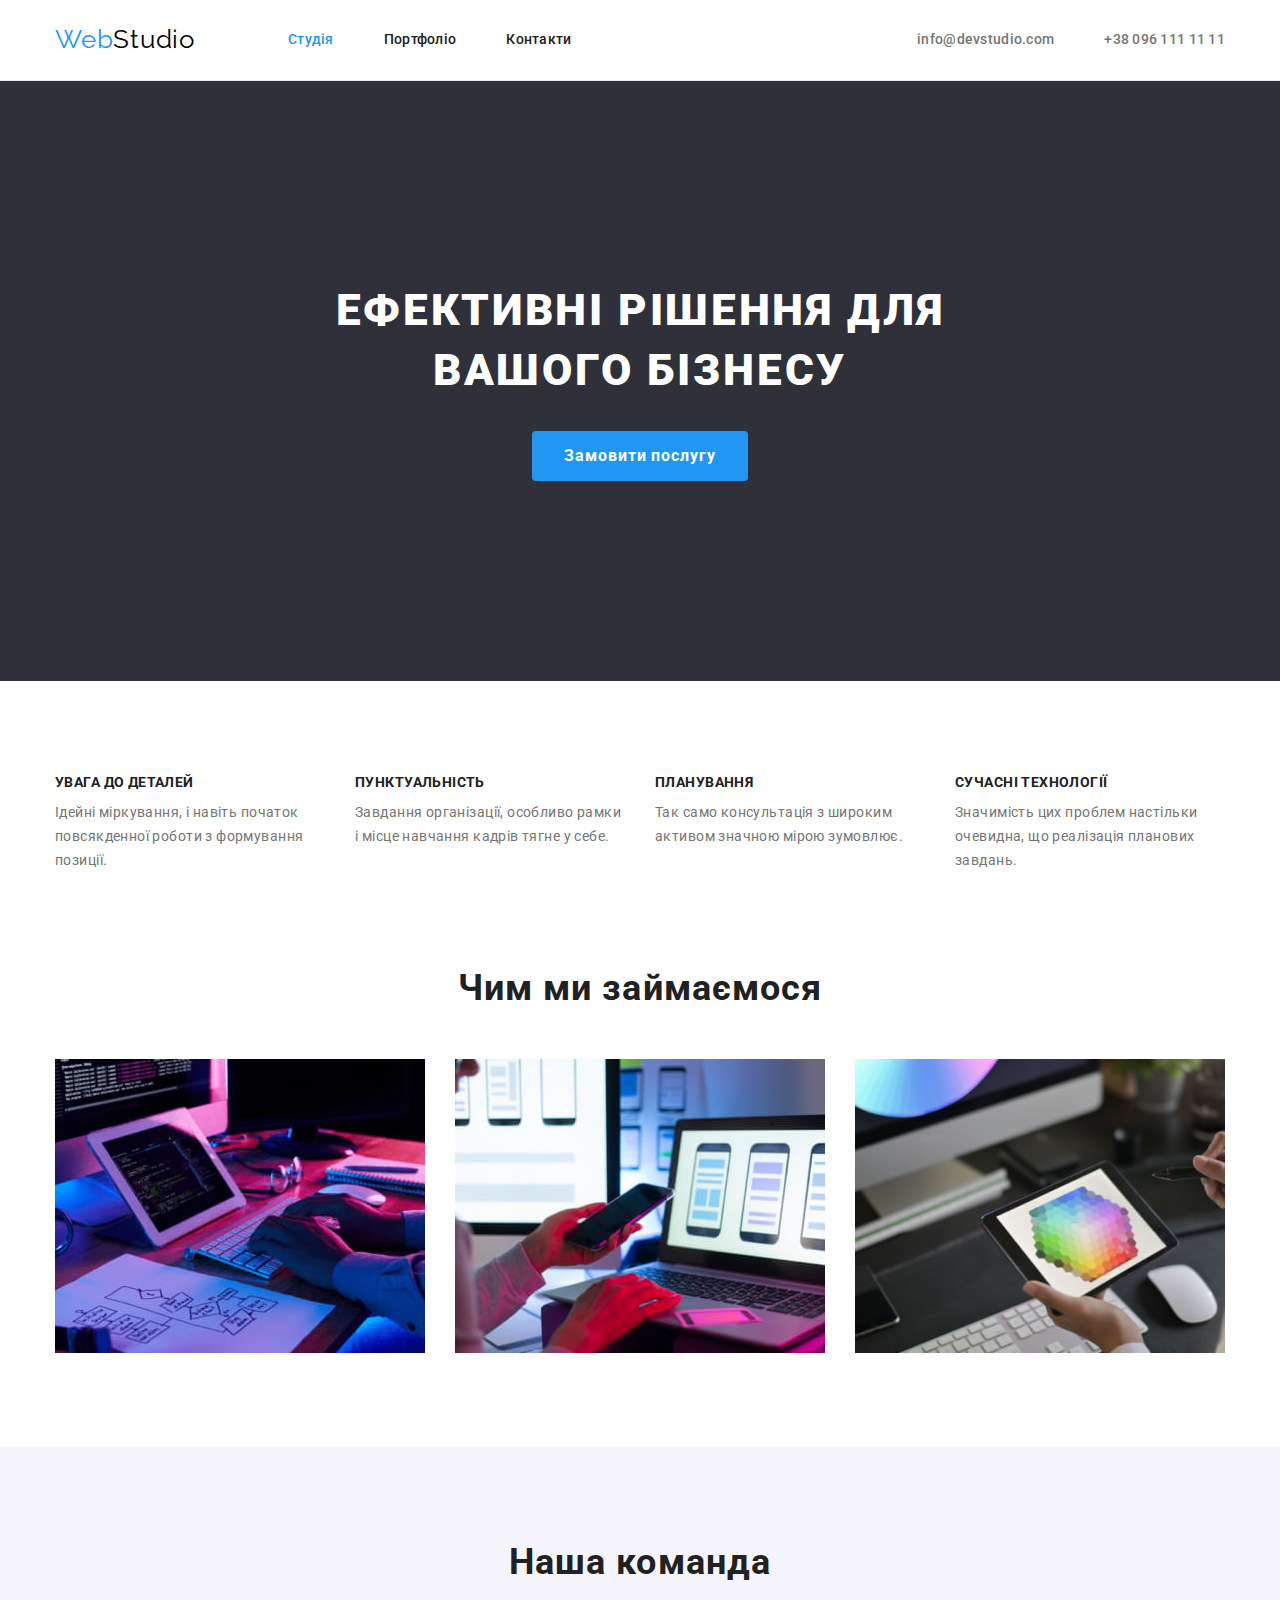
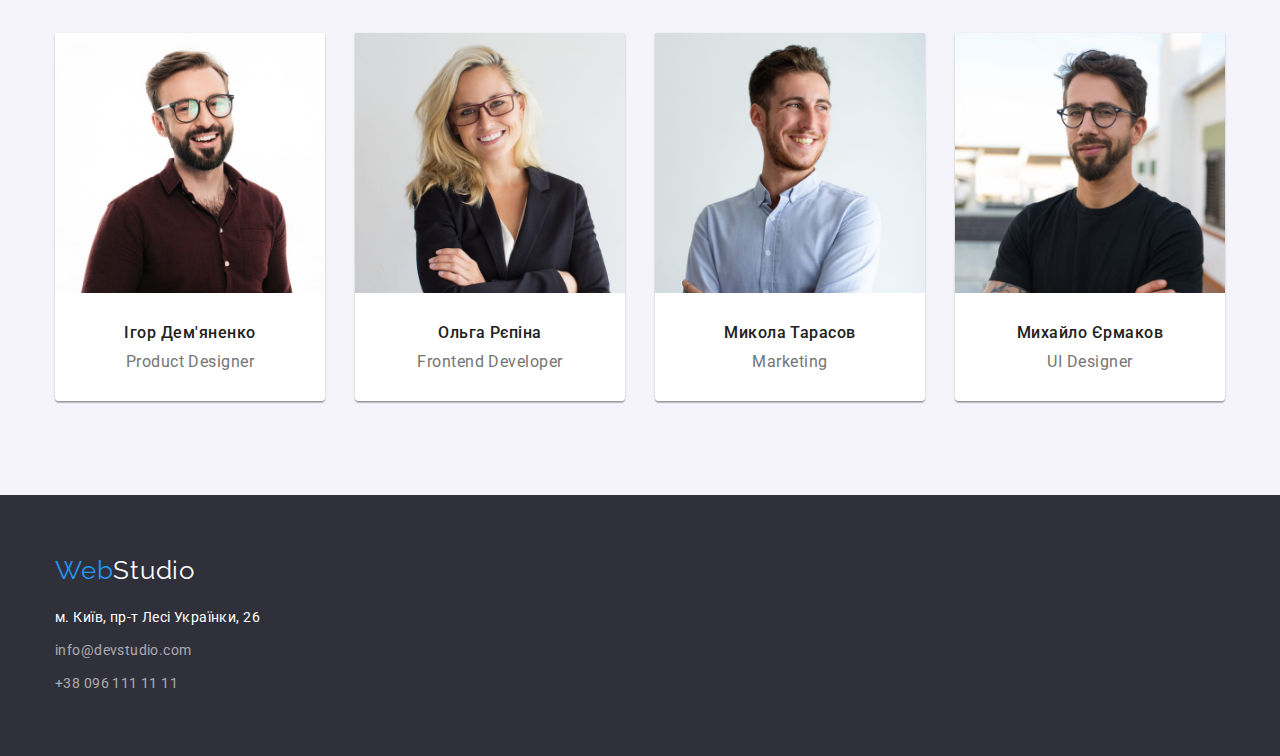
<file: index.html>
<!DOCTYPE html>
<html lang="uk">
  <head>
    <meta charset="UTF-8" />
    <meta http-equiv="X-UA-Compatible" content="IE=edge" />
    <meta name="viewport" content="width=device-width, initial-scale=1.0" />
    <title>Студія</title>
    <link
      href="https://fonts.googleapis.com/css2?family=Raleway:wght@700&family=Roboto:wght@400;500;700;900&display=swap"
      rel="stylesheet"
    />
    <link
      rel="stylesheet"
      href="https://cdnjs.cloudflare.com/ajax/libs/modern-normalize/1.1.0/modern-normalize.min.css"
    />
    <link rel="stylesheet" href="./css/styles.css" />
  </head>
  <body>
    <header class="header-box">
      <div class="container">
        <nav class="nav-content">
          <a href="" class="logo link">
            <span class="logo-accent">Web</span>Studio
          </a>
          <ul class="site-nav list">
            <li class="item">
              <a href="./index.html" class="link current">Студія</a>
            </li>
            <li class="item">
              <a href="./portfolio.html" class="link">Портфоліо</a>
            </li>
            <li class="item">
              <a href="" class="link">Контакти</a>
            </li>
          </ul>
        </nav>
        <ul class="head-address list">
          <li class="item">
            <a href="mailto:info@devstudio.com" class="link"
              >info@devstudio.com</a
            >
          </li>
          <li class="item">
            <a href="tel:+380961111111" class="link">+38 096 111 11 11</a>
          </li>
        </ul>
      </div>
    </header>
    <main>
      <!--герой-->
      <section class="hero">
        <div class="container">
          <h1 class="hero-title">
            Ефективні рішення для<br />
            вашого бізнесу
          </h1>
          <button type="button" class="btn-primary">Замовити послугу</button>
        </div>
      </section>
      <!--особливості-->
      <section class="feature-list section">
        <div class="container">
          <h2 class="hidden">Особливості</h2>
          <ul class="list">
            <li class="item">
              <h3 class="title">Увага до деталей</h3>
              <p>
                Ідейні міркування, і навіть початок повсякденної роботи з
                формування позиції.
              </p>
            </li>
            <li class="item">
              <h3 class="title">Пунктуальність</h3>
              <p>
                Завдання організації, особливо рамки і місце навчання кадрів
                тягне у себе.
              </p>
            </li>
            <li class="item">
              <h3 class="title">Планування</h3>
              <p>
                Так само консультація з широким активом значною мірою зумовлює.
              </p>
            </li>
            <li class="item">
              <h3 class="title">Сучасні технології</h3>
              <p>
                Значимість цих проблем настільки очевидна, що реалізація
                планових завдань.
              </p>
            </li>
          </ul>
        </div>
      </section>
      <!--Чим ми займаємося-->
      <section class="activity">
        <div class="container">
          <h2 class="section-title">Чим ми займаємося</h2>
          <ul class="activity-box list">
            <li>
              <img
                src="images/img_1.jpg"
                alt="процес написання коду"
                width="370"
              />
            </li>
            <li>
              <img
                src="images/img_2.jpg"
                alt="процес розробки мобільного додатка"
                width="370"
              />
            </li>
            <li>
              <img
                src="images/img_3.jpg"
                alt="процес створення дизайну"
                width="370"
              />
            </li>
          </ul>
        </div>
      </section>
      <!--Наша команда-->
      <section class="section team">
        <div class="container">
          <h2 class="section-title">Наша команда</h2>
          <ul class="list">
            <li class="item">
              <img src="images/team_1.jpg" alt="Ігор Дем'яненко" width="270" />
              <div class="team-text">
                <h3 class="team-title">Ігор Дем'яненко</h3>
                <p class="team-item">Product Designer</p>
              </div>
            </li>
            <li class="item">
              <img src="images/team_2.jpg" alt="Ольга Рєпіна" width="270" />
              <div class="team-text">
                <h3 class="team-title">Ольга Рєпіна</h3>
                <p class="team-item">Frontend Developer</p>
              </div>
            </li>
            <li class="item">
              <img src="images/team_3.jpg" alt="Микола Тарасов" width="270" />
              <div class="team-text">
                <h3 class="team-title">Микола Тарасов</h3>
                <p class="team-item">Marketing</p>
              </div>
            </li>
            <li class="item">
              <img src="images/team_4.jpg" alt="Михайло Єрмаков" width="270" />
              <div class="team-text">
                <h3 class="team-title">Михайло Єрмаков</h3>
                <p class="team-item">UI Designer</p>
              </div>
            </li>
          </ul>
        </div>
      </section>
    </main>
    <footer class="footer">
      <div class="container">
        <a href="" class="logo bottom link">
          <span class="logo-accent">Web</span>Studio
        </a>
        <address>
          <ul class="footer-address list">
            <li class="item">
              <a href="" class="link">м. Київ, пр-т Лесі Українки, 26</a>
            </li>
            <li class="item">
              <a href="mailto:info@devstudio.com" class="link opacity"
                >info@devstudio.com</a
              >
            </li>
            <li class="item">
              <a href="tel:+380961111111" class="link opacity"
                >+38 096 111 11 11</a
              >
            </li>
          </ul>
        </address>
      </div>
    </footer>
  </body>
</html>
</file>
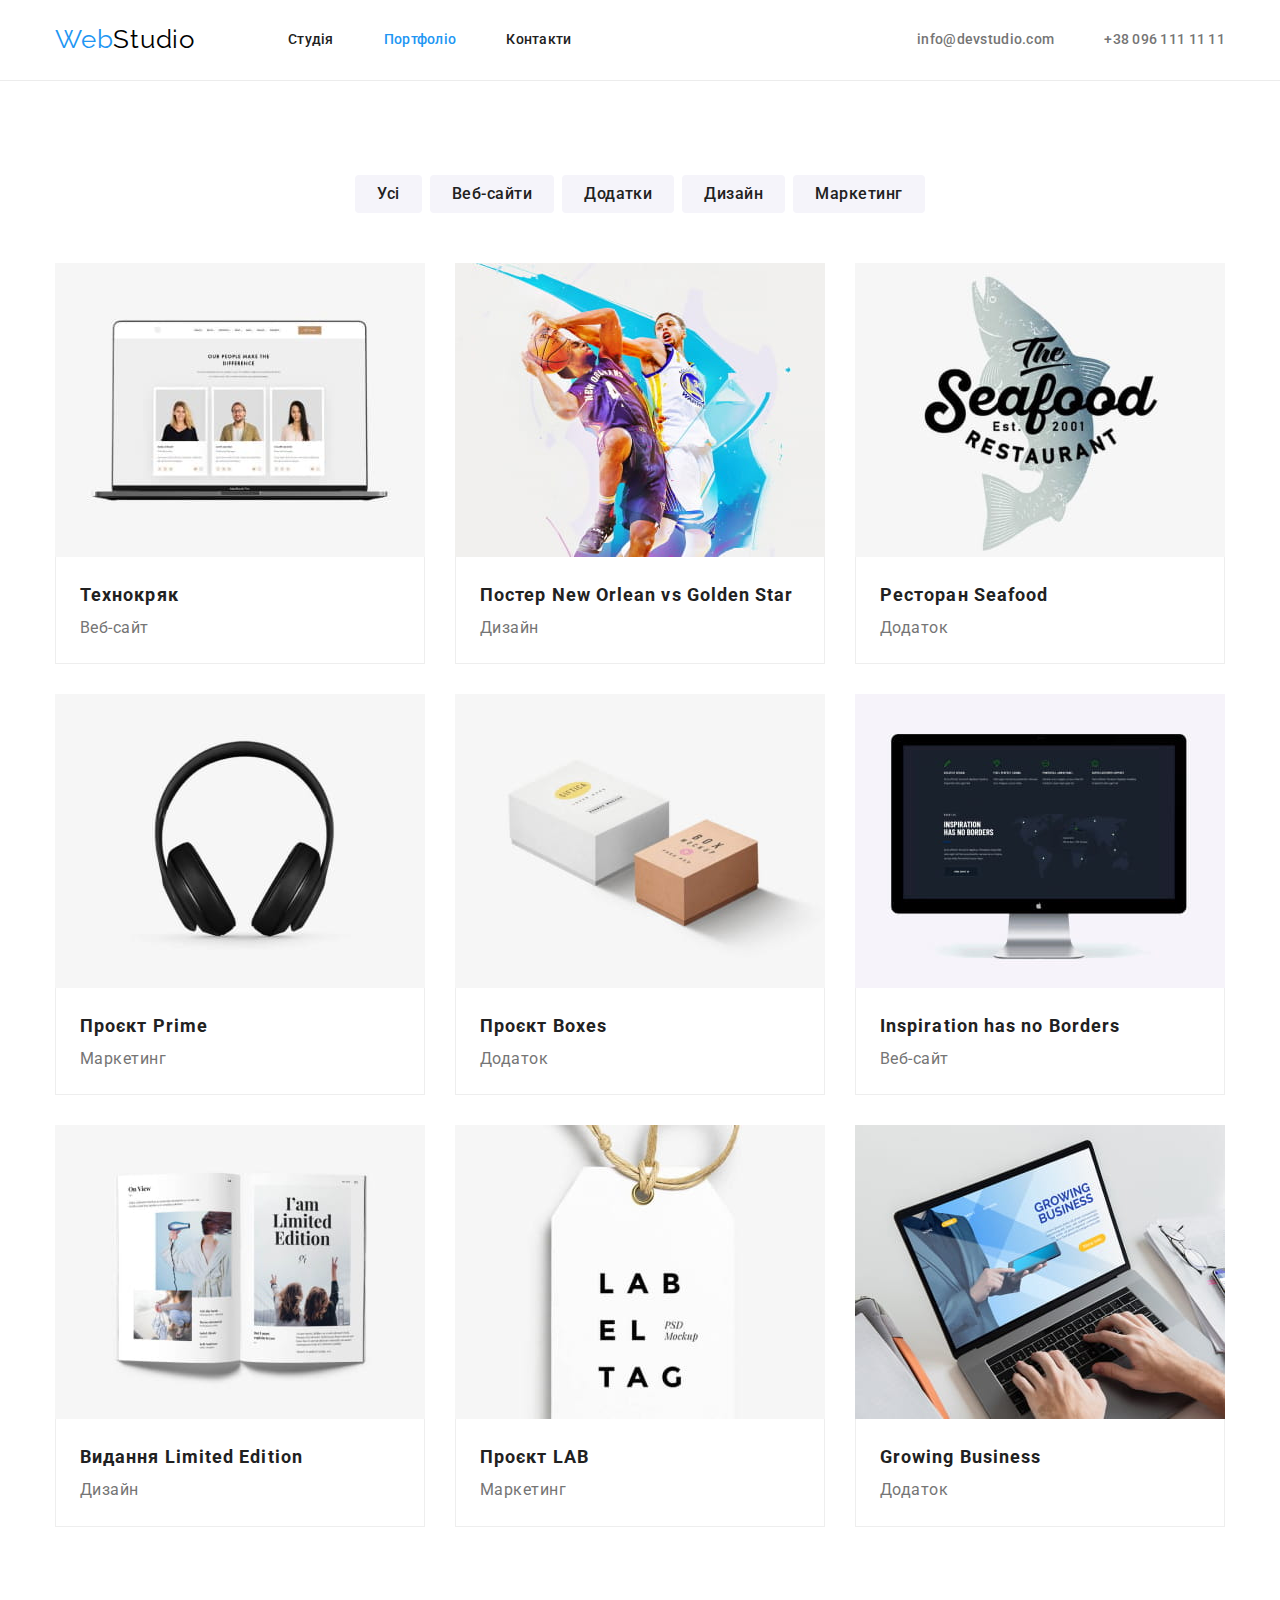
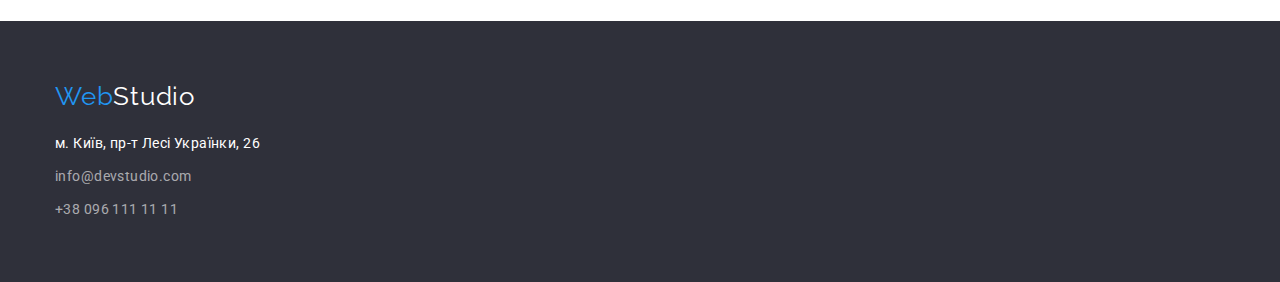
<file: portfolio.html>
<!DOCTYPE html>
<html lang="uk">
  <head>
    <meta charset="UTF-8" />
    <meta http-equiv="X-UA-Compatible" content="IE=edge" />
    <meta name="viewport" content="width=device-width, initial-scale=1.0" />
    <title>Студія</title>
    <link
      href="https://fonts.googleapis.com/css2?family=Raleway:wght@700&family=Roboto:wght@400;500;700;900&display=swap"
      rel="stylesheet"
    />
    <link
      rel="stylesheet"
      href="https://cdnjs.cloudflare.com/ajax/libs/modern-normalize/1.1.0/modern-normalize.min.css"
    />
    <link rel="stylesheet" href="./css/styles.css" />
  </head>
  <body>
    <header class="header-box">
      <div class="container">
        <nav class="nav-content">
          <a href="" class="logo link">
            <span class="logo-accent">Web</span>Studio
          </a>
          <ul class="site-nav list">
            <li class="item">
              <a href="./index.html" class="link">Студія</a>
            </li>
            <li class="item">
              <a href="./portfolio.html" class="link current">Портфоліо</a>
            </li>
            <li class="item">
              <a href="" class="link">Контакти</a>
            </li>
          </ul>
        </nav>
        <ul class="head-address list">
          <li class="item">
            <a href="mailto:info@devstudio.com" class="link"
              >info@devstudio.com</a
            >
          </li>
          <li class="item">
            <a href="tel:+380961111111" class="link">+38 096 111 11 11</a>
          </li>
        </ul>
      </div>
    </header>
    <main>
      <section class="section">
        <div class="container">
          <h1 class="hidden">Наші роботи</h1>
          <ul class="filter-box list">
            <li class="item">
              <button type="button" class="btn-secondary">Усі</button>
            </li>
            <li class="item">
              <button type="button" class="btn-secondary">Веб-сайти</button>
            </li>
            <li class="item">
              <button type="button" class="btn-secondary">Додатки</button>
            </li>
            <li class="item">
              <button type="button" class="btn-secondary">Дизайн</button>
            </li>
            <li class="item">
              <button type="button" class="btn-secondary">Маркетинг</button>
            </li>
          </ul>
          <ul class="filter-content list">
            <li class="item">
              <a href="" class="link">
                <img
                  src="images/portfolio_1.jpg"
                  alt="Веб-сайт Технокряк"
                  width="370"
                />
                <div class="filter-text">
                  <h2 class="project-title">Технокряк</h2>
                  <p class="project-item">Веб-сайт</p>
                </div>
              </a>
            </li>
            <li class="item">
              <a href="" class="link">
                <img
                  src="images/portfolio_2.jpg"
                  alt="Постер New Orlean vs Golden Star"
                  width="370"
                />
                <div class="filter-text">
                  <h2 class="project-title">
                    Постер New Orlean vs Golden Star
                  </h2>
                  <p class="project-item">Дизайн</p>
                </div>
              </a>
            </li>
            <li class="item">
              <a href="" class="link">
                <img
                  src="images/portfolio_3.jpg"
                  alt="Додаток Ресторан Seafood"
                  width="370"
                />
                <div class="filter-text">
                  <h2 class="project-title">Ресторан Seafood</h2>
                  <p class="project-item">Додаток</p>
                </div>
              </a>
            </li>
            <li class="item">
              <a href="" class="link">
                <img
                  src="images/portfolio_4.jpg"
                  alt="Проєкт Prime"
                  width="370"
                />
                <div class="filter-text">
                  <h2 class="project-title">Проєкт Prime</h2>
                  <p class="project-item">Маркетинг</p>
                </div>
              </a>
            </li>
            <li class="item">
              <a href="" class="link">
                <img
                  src="images/portfolio_5.jpg"
                  alt="Проєкт Boxes"
                  width="370"
                />
                <div class="filter-text">
                  <h2 class="project-title">Проєкт Boxes</h2>
                  <p class="project-item">Додаток</p>
                </div>
              </a>
            </li>
            <li class="item">
              <a href="" class="link">
                <img
                  src="images/portfolio_6.jpg"
                  alt="Веб-сайт Inspiration has no Borders"
                  width="370"
                />
                <div class="filter-text">
                  <h2 class="project-title">Inspiration has no Borders</h2>
                  <p class="project-item">Веб-сайт</p>
                </div>
              </a>
            </li>
            <li class="item">
              <a href="" class="link">
                <img
                  src="images/portfolio_7.jpg"
                  alt="Видання Limited Edition"
                  width="370"
                />
                <div class="filter-text">
                  <h2 class="project-title">Видання Limited Edition</h2>
                  <p class="project-item">Дизайн</p>
                </div>
              </a>
            </li>
            <li class="item">
              <a href="" class="link">
                <img
                  src="images/portfolio_8.jpg"
                  alt="Проєкт LAB"
                  width="370"
                />
                <div class="filter-text">
                  <h2 class="project-title">Проєкт LAB</h2>
                  <p class="project-item">Маркетинг</p>
                </div>
              </a>
            </li>
            <li class="item">
              <a href="" class="link">
                <img
                  src="images/portfolio_9.jpg"
                  alt="Додаток Growing Business"
                  width="370"
                />
                <div class="filter-text">
                  <h2 class="project-title">Growing Business</h2>
                  <p class="project-item">Додаток</p>
                </div>
              </a>
            </li>
          </ul>
        </div>
      </section>
    </main>
    <footer class="footer">
      <div class="container">
        <a href="" class="logo bottom link">
          <span class="logo-accent">Web</span>Studio
        </a>
        <address>
          <ul class="footer-address list">
            <li class="item">
              <a href="" class="link">м. Київ, пр-т Лесі Українки, 26</a>
            </li>
            <li class="item">
              <a href="mailto:info@devstudio.com" class="link opacity"
                >info@devstudio.com</a
              >
            </li>
            <li class="item">
              <a href="tel:+380961111111" class="link opacity"
                >+38 096 111 11 11</a
              >
            </li>
          </ul>
        </address>
      </div>
    </footer>
  </body>
</html>
</file>
<file: css/styles.css>
:root {
    --bg-light-color: #F5F5F5;
    --bg-middle-color: #F5F4FA;
    --bg-dark-color: #2F303A;
    --text-primary-color: #212121;
    --text-secondary-color: #757575;
    --accent-color: #2196F3;
    --white-color: #FFFFFF;
    --black-color: #000000;
    --opacity-color: rgba(255, 255, 255, 0.6);
    --active-color: #188CE8;
}

body {
    background-color: var(--white-color);
    color: var(--text-secondary-color);
    font-family: Roboto, sans-serif;
    font-size: 14px;
    line-height: 1.71;
    letter-spacing: 0.03em;
}

/* container */
.container {
    width: 1200px;
    margin-left: auto;
    margin-right: auto;
    padding-left: 15px;
    padding-right: 15px;
}

.section {
    padding-top: 94px;
    padding-bottom: 94px;
}

.list {
    margin: 0;
    padding: 0;
    list-style: none;
}

h1,
h2,
h3,
p {
    margin-top: 0;
    margin-bottom: 0;
}

.link {
    text-decoration: none;
}

img {
    display: block;
}

.hidden {
    position: absolute;
    width: 1px;
    height: 1px;
    margin: -1px;
    border: 0;
    padding: 0;

    white-space: nowrap;
    clip-path: inset(100%);
    clip: rect(0 0 0 0);
    overflow: hidden;
}

/* logo */
.nav-content .logo {
    padding-top: 24px;
    padding-bottom: 25px;
    margin-right: 93px;
}

.logo {
    font-family: Raleway, sans-serif;
    font-size: 26px;
    line-height: 1.2;
    letter-spacing: 0.03em;
    color: var(--black-color);
}

.header-box {
    border-bottom: 1px solid #ECECEC;
}

.footer .logo {
    display: block;
    margin-bottom: 20px;
}

.bottom {
    color: var(--white-color);
}

.logo-accent,
.site-nav .link:hover,
.site-nav .link:focus,
.site-nav .link.current,
.head-address .link:hover,
.head-address .link:focus,
.address:hover,
.address:focus {
    color: var(--accent-color);
}

/* site-nav */
.site-nav,
.head-address {
    display: flex;
}

.header-box>.container {
    display: flex;
    justify-content: space-between;
}

.nav-content {
    display: flex;
    align-items: center;
}

.site-nav .item:not(:last-child),
.head-address .item:not(:last-child) {
    margin-right: 50px;
}

.site-nav .link {
    display: block;
    padding-top: 32px;
    padding-bottom: 32px;
    color: var(--text-primary-color);
    font-weight: 500;
    font-size: 14px;
    line-height: 1.14;
    letter-spacing: 0.02em;
}

.head-address .link {
    display: block;
    padding-top: 32px;
    padding-bottom: 32px;
    color: var(--text-secondary-color);
    font-weight: 500;
    font-size: 14px;
    line-height: 1.14;
    letter-spacing: 0.02em;
}

/* hero */
.hero {
    padding-top: 200px;
    padding-bottom: 200px;
    text-align: center;
    background-color: var(--bg-dark-color);
}

.hero-title {
    margin-bottom: 30px;
    color: var(--white-color);
    font-weight: 900;
    font-size: 44px;
    line-height: 1.36;
    letter-spacing: 0.06em;
    text-transform: uppercase;
}

.section-title {
    margin-bottom: 50px;
    color: var(--text-primary-color);
    font-weight: 700;
    font-size: 36px;
    line-height: 1.17;
    text-align: center;
    letter-spacing: 0.03em;
}

/* what we do */
.activity {
    padding-bottom: 94px;
}

.activity-box {
    display: flex;
    justify-content: space-between;
}

/* feature-list */
.title {
    margin-bottom: 10px;
}

.feature-list .list {
    display: flex;
    gap: 30px;
}

.feature-list .item {
    flex-basis: calc((100% - 90px) / 4);
}

.feature-list .title {
    color: var(--text-primary-color);
    font-weight: 700;
    font-size: 14px;
    line-height: 1.14;
    letter-spacing: 0.03em;
    text-transform: uppercase;
}

/* team */
.team {
    background-color: var(--bg-middle-color);
}

.team-text {
    text-align: center;
    padding: 30px;
    border-radius: 0 0 4px 4px;
    background-color: var(--white-color);
}

.team-title {
    margin-bottom: 10px;
    color: var(--text-primary-color);
    font-weight: 500;
    font-size: 16px;
    line-height: 1.19;
    letter-spacing: 0.03em;
}

.team-item {
    font-size: 16px;
    line-height: 1.19;
    letter-spacing: 0.03em;

}

.team .list {
    display: flex;
    gap: 30px;
}

.team .item {
    flex-basis: calc((100% - 90px) / 4);
    box-shadow: 0px 1px 3px rgba(0, 0, 0, 0.12),
        0px 1px 1px rgba(0, 0, 0, 0.14),
        0px 2px 1px rgba(0, 0, 0, 0.2);
    border-radius: 0px 0px 4px 4px;
}

/* footer */
.footer {
    padding-top: 60px;
    padding-bottom: 60px;
    background-color: var(--bg-dark-color);
}

.footer-address .item:not(:last-child) {
    margin-bottom: 9px;
}

.footer-address .link {
    color: var(--white-color);
    font-style: normal;
    font-size: 14px;
    line-height: 1.71;
    letter-spacing: 0.03em;
}

.footer-address .opacity {
    color: var(--opacity-color);
}

/* buttons */
.btn-primary {
    padding: 10px 32px;
    cursor: pointer;
    color: var(--white-color);
    background-color: var(--accent-color);
    border: transparent;
    border-radius: 4px;
    font-family: inherit;
    font-weight: 700;
    font-size: 16px;
    line-height: 1.88;
    letter-spacing: 0.06em;
}

.btn-primary:hover,
.btn-primary:focus {
    background-color: var(--active-color);
}

.btn-secondary {
    padding: 6px 22px;
    cursor: pointer;
    color: var(--text-primary-color);
    background-color: var(--bg-middle-color);
    border: transparent;
    border-radius: 4px;
    font-family: inherit;
    font-weight: 500;
    font-size: 16px;
    line-height: 1.63;
    text-align: center;
    letter-spacing: 0.03em;
}

.btn-secondary:hover,
.btn-secondary:focus {
    color: var(--white-color);
    background-color: var(--accent-color);
    box-shadow: 0px 3px 1px rgba(0, 0, 0, 0.1), 0px 1px 2px rgba(0, 0, 0, 0.08), 0px 2px 2px rgba(0, 0, 0, 0.12);
}

/* portfolio */
.project-title {
    color: var(--text-primary-color);
    font-weight: 700;
    font-size: 18px;
    line-height: 2;
    letter-spacing: 0.06em;
}

.project-item {
    color: var(--text-secondary-color);
    font-size: 16px;
    line-height: 1.88;
    letter-spacing: 0.03em;
}

.filter-box {
    display: flex;
    justify-content: center;
    margin-bottom: 50px;
}

.filter-box .item:not(:last-child) {
    margin-right: 8px;
}

.filter-content {
    display: flex;
    flex-wrap: wrap;
    gap: 30px;
}

.filter-content .item {
    flex-basis: calc((100% - 60px) / 3);
}

.filter-text {
    padding: 20px 24px;
    border-right: 1px solid #EEEEEE;
    border-bottom: 1px solid #EEEEEE;
    border-left: 1px solid #EEEEEE;
}
</file>
